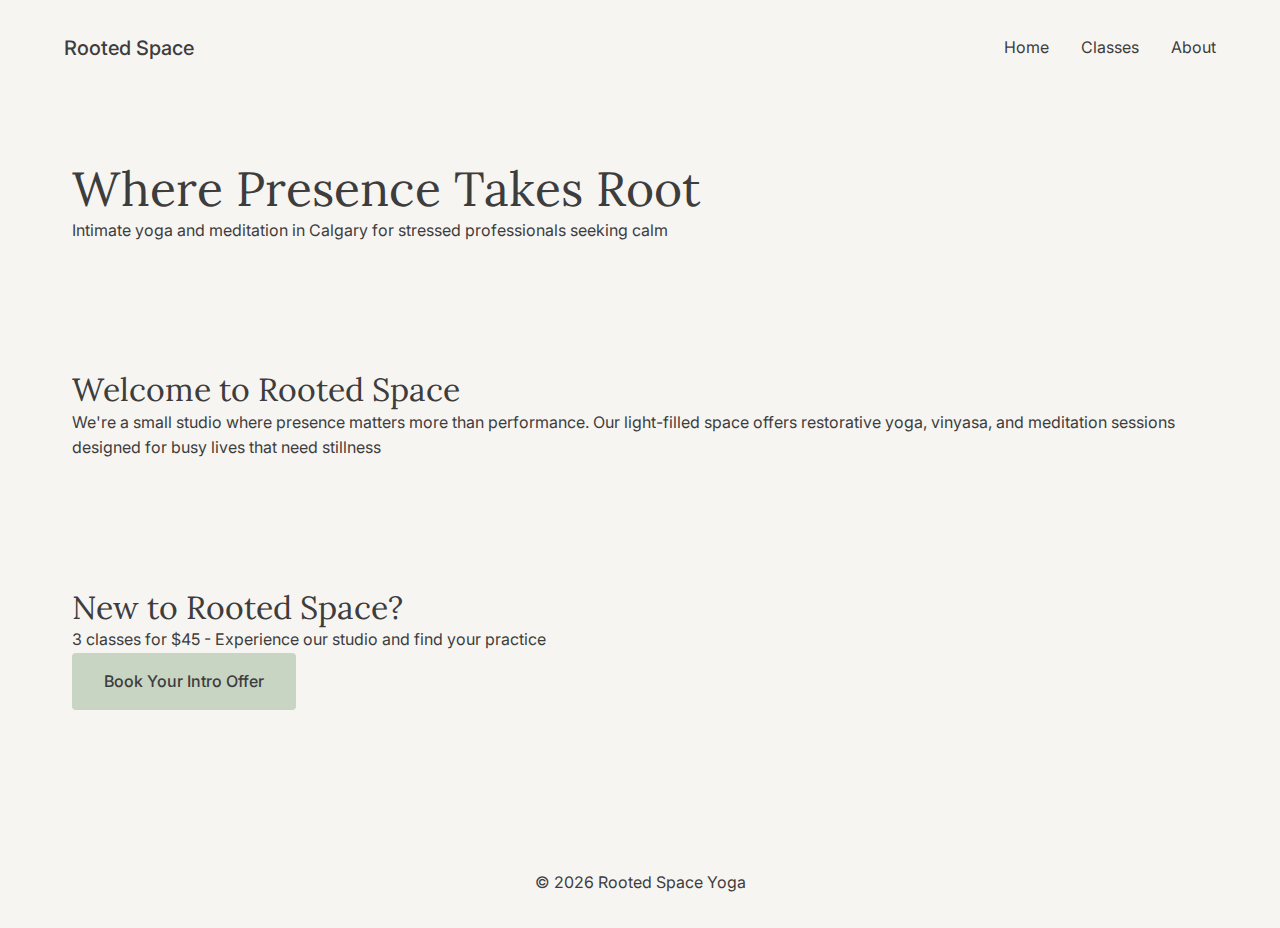
<file: index.html>
<!DOCTYPE html>
<html lang="en">
<head>
    <meta charset="UTF-8">
    <meta name="viewport" content="width=device-width, initial-scale=1.0">
    <title>Rooted Space Yoga | Yoga & Meditation in Calgary</title>
    <link rel="stylesheet" href="styles.css">
    <link rel="preconnect" href="https://fonts.googleapis.com">
<link rel="preconnect" href="https://fonts.gstatic.com" crossorigin>
<link href="https://fonts.googleapis.com/css2?family=Inter:wght@300;400;500&family=Lora:wght@400;500;600&display=swap" rel="stylesheet">
</head>
<body>
    <header>
        <nav>
            <div class="logo">Rooted Space</div>
            <ul class="nav-links">
                <li><a href="index.html">Home</a></li>
                <li><a href="classes.html">Classes</a></li>
                <li><a href="about.html">About</a></li>
            </ul>
        </nav>
    </header>

    <main>
        <section class="hero">
            <h1>Where Presence Takes Root</h1>
            <p>Intimate yoga and meditation in Calgary for stressed professionals seeking calm</p>
        </section>

        <section class="intro">
            <h2>Welcome to Rooted Space</h2>
            <p>We're a small studio where presence matters more than performance. Our light-filled space offers restorative yoga, vinyasa, and meditation sessions designed for busy lives that need stillness</p>
        </section>

        <section class="offer">
            <h2>New to Rooted Space?</h2>
            <p>3 classes for $45 - Experience our studio and find your practice</p>
            <a href="#" class="cta-button">Book Your Intro Offer</a>
        </section>
    </main>

    <!-- FOOTER-->
    <footer>
        <p>&copy; 2026 Rooted Space Yoga</p>
    </footer>

    <!-- SCRIPT LINK-->
    <script src="script.js"></script>
</body>
</html>
</file>
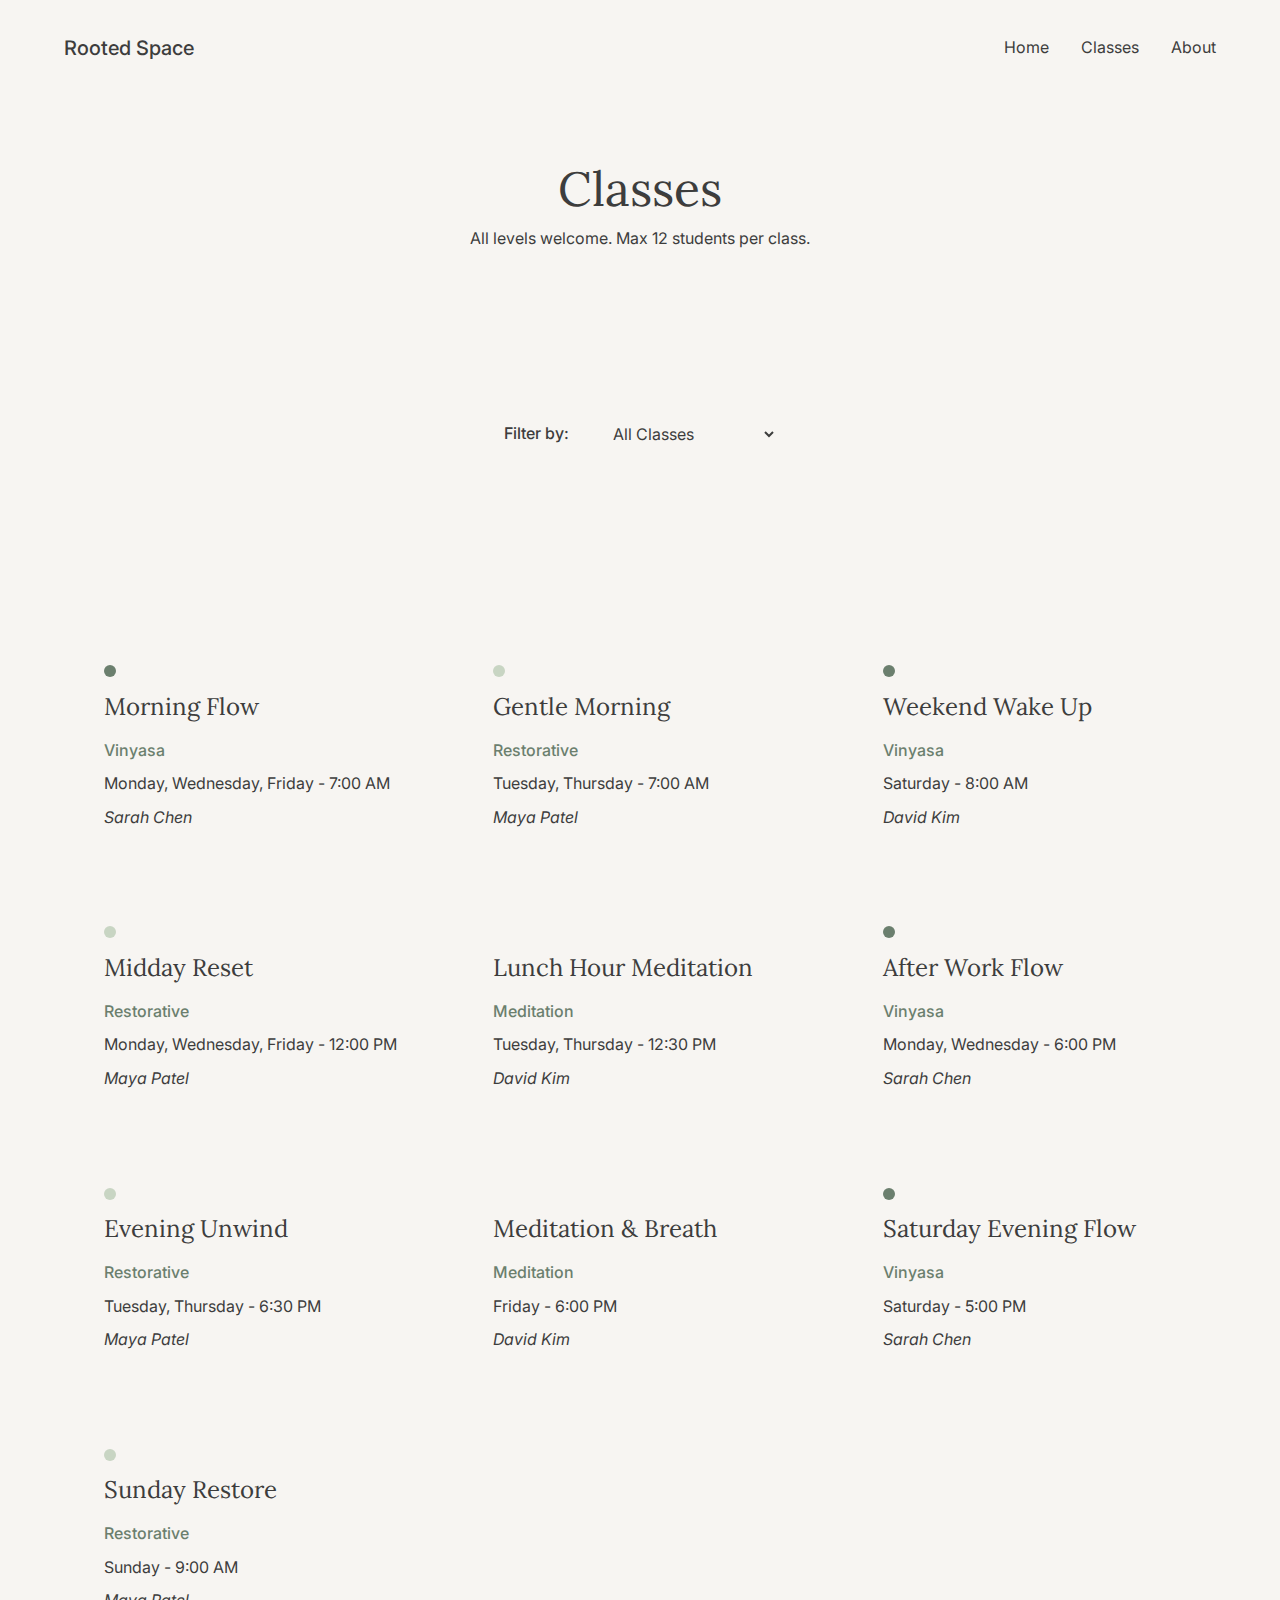
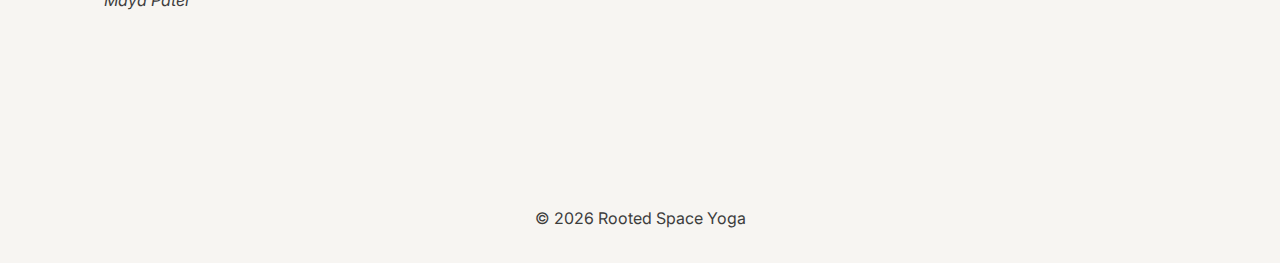
<file: classes.html>
<!DOCTYPE html>
<html lang="en">
<head>
    <meta charset="UTF-8">
    <meta name="viewport" content="width=device-width, initial-scale=1.0">
    <title>Classes | Rooted Space Yoga</title>
    <link rel="stylesheet" href="styles.css">
    <link rel="preconnect" href="https://fonts.googleapis.com">
<link rel="preconnect" href="https://fonts.gstatic.com" crossorigin>
<link href="https://fonts.googleapis.com/css2?family=Inter:wght@300;400;500&family=Lora:wght@400;500;600&display=swap" rel="stylesheet">
</head>
<body>
    <header>
        <nav>
            <div class="logo">Rooted Space</div>
            <ul class="nav-links">
                <li><a href="index.html">Home</a></li>
                <li><a href="classes.html">Classes</a></li>
                <li><a href="about.html">About</a></li>
            </ul>
        </nav>
    </header>

    <main>
        <!-- PAGE HEADER-->
        <section class="page-header">
            <h1>Classes</h1>
            <p>All levels welcome. Max 12 students per class.</p>
        </section>

        <!-- CLASS FILTERS-->
        <section class="class-filters">
            <label>Filter by:</label>
            <select id="class-filter" class="filter-dropdown">
                <option value="all">All Classes</option>
                <option value="restorative">Restorative Only</option>
                <option value="vinyasa">Vinyasa Only</option>
                <option value="meditation">Meditation Only</option>
                <option value="morning">Morning Classes</option>
                <option value="midday">Midday Classes</option>
                <option value="evening">Evening Classes</option>
            </select>
        </section>

        <!-- CLASS SCHEDULE GRID-->
        <section class="class-schedule">
            <div class="class-card" data-type="vinyasa" data-time="morning">
                <span class="class-indicator vinyasa"></span>
                <h3>Morning Flow</h3>
                <p class="class-type">Vinyasa</p>
                <p class="class-time">Monday, Wednesday, Friday - 7:00 AM</p>
                <p class="class-teacher">Sarah Chen</p>
            </div>

            <div class="class-card" data-type="restorative" data-time="morning">
                <span class="class-indicator restorative"></span>
                <h3>Gentle Morning</h3>
                <p class="class-type">Restorative</p>
                <p class="class-time">Tuesday, Thursday - 7:00 AM</p>
                <p class="class-teacher">Maya Patel</p>
            </div>

            <div class="class-card" data-type="vinyasa" data-time="morning">
                <span class="class-indicator vinyasa"></span>
                <h3>Weekend Wake Up</h3>
                <p class="class-type">Vinyasa</p>
                <p class="class-time">Saturday - 8:00 AM</p>
                <p class="class-teacher">David Kim</p>
            </div>

            <div class="class-card" data-type="restorative" data-time="midday">
                <span class="class-indicator restorative"></span>
                <h3>Midday Reset</h3>
                <p class="class-type">Restorative</p>
                <p class="class-time">Monday, Wednesday, Friday - 12:00 PM</p>
                <p class="class-teacher">Maya Patel</p>
            </div>

            <div class="class-card" data-type="meditation" data-time="midday">
                <span class="class-indicator meditation"></span>
                <h3>Lunch Hour Meditation</h3>
                <p class="class-type">Meditation</p>
                <p class="class-time">Tuesday, Thursday - 12:30 PM</p>
                <p class="class-teacher">David Kim</p>
            </div>

            <div class="class-card" data-type="vinyasa" data-time="evening">
                <span class="class-indicator vinyasa"></span>
                <h3>After Work Flow</h3>
                <p class="class-type">Vinyasa</p>
                <p class="class-time">Monday, Wednesday - 6:00 PM</p>
                <p class="class-teacher">Sarah Chen</p>
            </div>

            <div class="class-card" data-type="restorative" data-time="evening">
                <span class="class-indicator restorative"></span>
                <h3>Evening Unwind</h3>
                <p class="class-type">Restorative</p>
                <p class="class-time">Tuesday, Thursday - 6:30 PM</p>
                <p class="class-teacher">Maya Patel</p>
            </div>

            <div class="class-card" data-type="meditation" data-time="evening">
                <span class="class-indicator meditation"></span>
                <h3>Meditation & Breath</h3>
                <p class="class-type">Meditation</p>
                <p class="class-time">Friday - 6:00 PM</p>
                <p class="class-teacher">David Kim</p>
            </div>

            <div class="class-card" data-type="vinyasa" data-time="evening">
                <span class="class-indicator vinyasa"></span>
                <h3>Saturday Evening Flow</h3>
                <p class="class-type">Vinyasa</p>
                <p class="class-time">Saturday - 5:00 PM</p>
                <p class="class-teacher">Sarah Chen</p>
            </div>

            <div class="class-card" data-type="restorative" data-time="morning">
                <span class="class-indicator restorative"></span>
                <h3>Sunday Restore</h3>
                <p class="class-type">Restorative</p>
                <p class="class-time">Sunday - 9:00 AM</p>
                <p class="class-teacher">Maya Patel</p>
            </div>
        </section>
    </main>

    <!-- FOOTER-->
    <footer>
        <p>&copy; 2026 Rooted Space Yoga</p>
    </footer>

    <!-- SCRIPT LINK-->
    <script src="script.js"></script>
</body>
</html>
</file>
<file: styles.css>
/* RESET */
* {
    margin: 0;
    padding: 0;
    box-sizing: border-box;
}

/* CUSTOM VARIABLES*/
:root {
    --warm-white: #F7F5F2;  /* Backgrounds, sections, large areas */
    --soft-sage: #C8D5C3;   /* Accents, buttons, highlights, secondary backgrounds */
    --warm-grey: #9B9B8E;   /* Borders, dividers, subtle text */
    --deep-sage: #6B7F6E;   /* Hover states, links, emphasis */
    --charcoal: #3D3D3D;    /* Primary text, headings, navigation */
}

/* TYPOGRAPHY */
body {
    font-family: 'Inter', sans-serif;
    line-height: 1.6;
    color: var(--charcoal);
    background-color: var(--warm-white);
}

h1, h2, h3 {
    font-family: Lora, serif;
    font-weight: 400;
    line-height: 1.2;
    color: var(--charcoal);
}

h1 {
    font-size: 3rem;
}

h2 {
    font-size: 2rem;
}

h3 {
    font-size: 1.5rem;
}

/* LAYOUT */
header {
    padding: 2rem 4rem;
}

nav {
    display: flex;
    justify-content: space-between;
    align-items: center;
}

.logo {
    font-size: 1.25rem;
    font-weight: 500;
}

.nav-links {
    display: flex;
    list-style: none;
    gap: 2rem;
    color: var(--charcoal);
}

.nav-links a {
    text-decoration: none;
    color: var(--charcoal);
}

main {
    max-width: 1200px;
    margin: 0 auto;
    padding: 0 2rem;
}

section {
    padding: 4rem 0;
}

footer {
    text-align: center;
    padding: 2rem;
    margin-top: 4rem;
}

/* CTA BUTTON */
.cta-button {
    display: inline-block;
    padding: 1rem 2rem;
    background-color: var(--soft-sage);
    color: var(--charcoal);
    text-decoration: none;
    border-radius: 4px;
    font-weight: 500;
    transition: background-color 0.3s ease;
}

.cta-button:hover {
    background-color: var(--deep-sage);
    color: var(--warm-white);
}

/* TEACHER CARDS */
.teacher-photo {
    width: 100%;
    max-width: 300px;
    height: auto;
    border-radius: 4px;
    margin-bottom: 1rem;
}

.teacher-specialty {
    color: var(--deep-sage);
    font-weight: 500;
    margin-bottom: 0.5rem;
}

/* PAGE HEADER*/
.page-header {
    text-align: center;
    margin-bottom: 2rem;
}

.page-header p {
    color: var(--warm-gray);
    margin-top: 0.5rem;
}

/* CLASSES */

/* Class Page Header */
.page-header {
    text-align: center;
    margin-bottom: 2rem;
}

.page-header h1 {
    margin-bottom: 0.5rem;
}

.page-header p {
    color: var(--warm-gray);
    margin-top: 0.5rem;
}

/* Class Filters */
.class-filters {
    display: flex;
    gap: 1rem;
    align-items: center;
    justify-content: center;
    margin-top: 2rem;
}

.class-filters label {
    font-weight: 500;
    color: var(--charcoal);
}

.filter-dropdown {
    padding: 0.75rem 1.5rem;
    background-color: var(--warm-white);
    border: 1px solid var(--warm-gray);
    border-radius: 4px;
    color: var(--charcoal);
    cursor: pointer;
    font-family: inherit;
    font-size: 1rem;
    transition: all 0.3s ease;
}

.filter-dropdown:hover {
    border-color: var(--deep-sage);
}

.filter-dropdown:focus {
    outline: none;
    border-color: var(--deep-sage);
    box-shadow: 0 0 0 3px rgba(107, 127, 110, 0.1);
}

/* Class Schedule */
.class-schedule {
    display: grid;
    grid-template-columns: repeat(auto-fill, minmax(280px, 1fr));
    gap: 2rem;
    margin-top: 3rem;
}

/* Class Cards */
.class-card {
    padding: 2rem;
    background-color: var(--warm-white);
    border: 1px solid var(--warm-gray);
    border-radius: 4px;
    transition: transform 0.3s ease, box-shadow 0.3s ease;
}

.class-card:hover {
    transform: translateY(-4px);
    box-shadow: 0 4px 12px rgba(0, 0, 0, 0.1);
}

.class-card h3 {
    margin-bottom: 1rem;
    color: var(--charcoal);
}

.class-type {
    color: var(--deep-sage);
    font-weight: 500;
    margin-bottom: 0.5rem;
}

.class-time {
    color: var(--warm-gray);
    margin-bottom: 0.5rem;
}

.class-teacher {
    color: var(--charcoal);
    font-style: italic;
}

/* Visual Type Indicators */
.class-indicator {
    display: inline-block;
    width: 12px;
    height: 12px;
    border-radius: 50%;
    margin-bottom: 0.5rem;
}

.class-indicator.vinyasa {
    background-color: var(--deep-sage);
}

.class-indicator.restorative {
    background-color: var(--soft-sage);
}

.class-indicator.meditation {
    background-color: var(--warm-gray);
}

/* STUDIO GALLERY */
.gallery-grid {
    display: grid;
    grid-template-columns: repeat(auto-fit, minmax(300px, 1fr));
    gap: 2rem;
}

.gallery-item img {
    width: 100%;
    height: auto;
    border-radius: 4px;
}

.gallery-caption {
    margin-top: 0.5rem;
    color: var(--warm-gray);
    font-size: 0.9rem;
}
</file>
